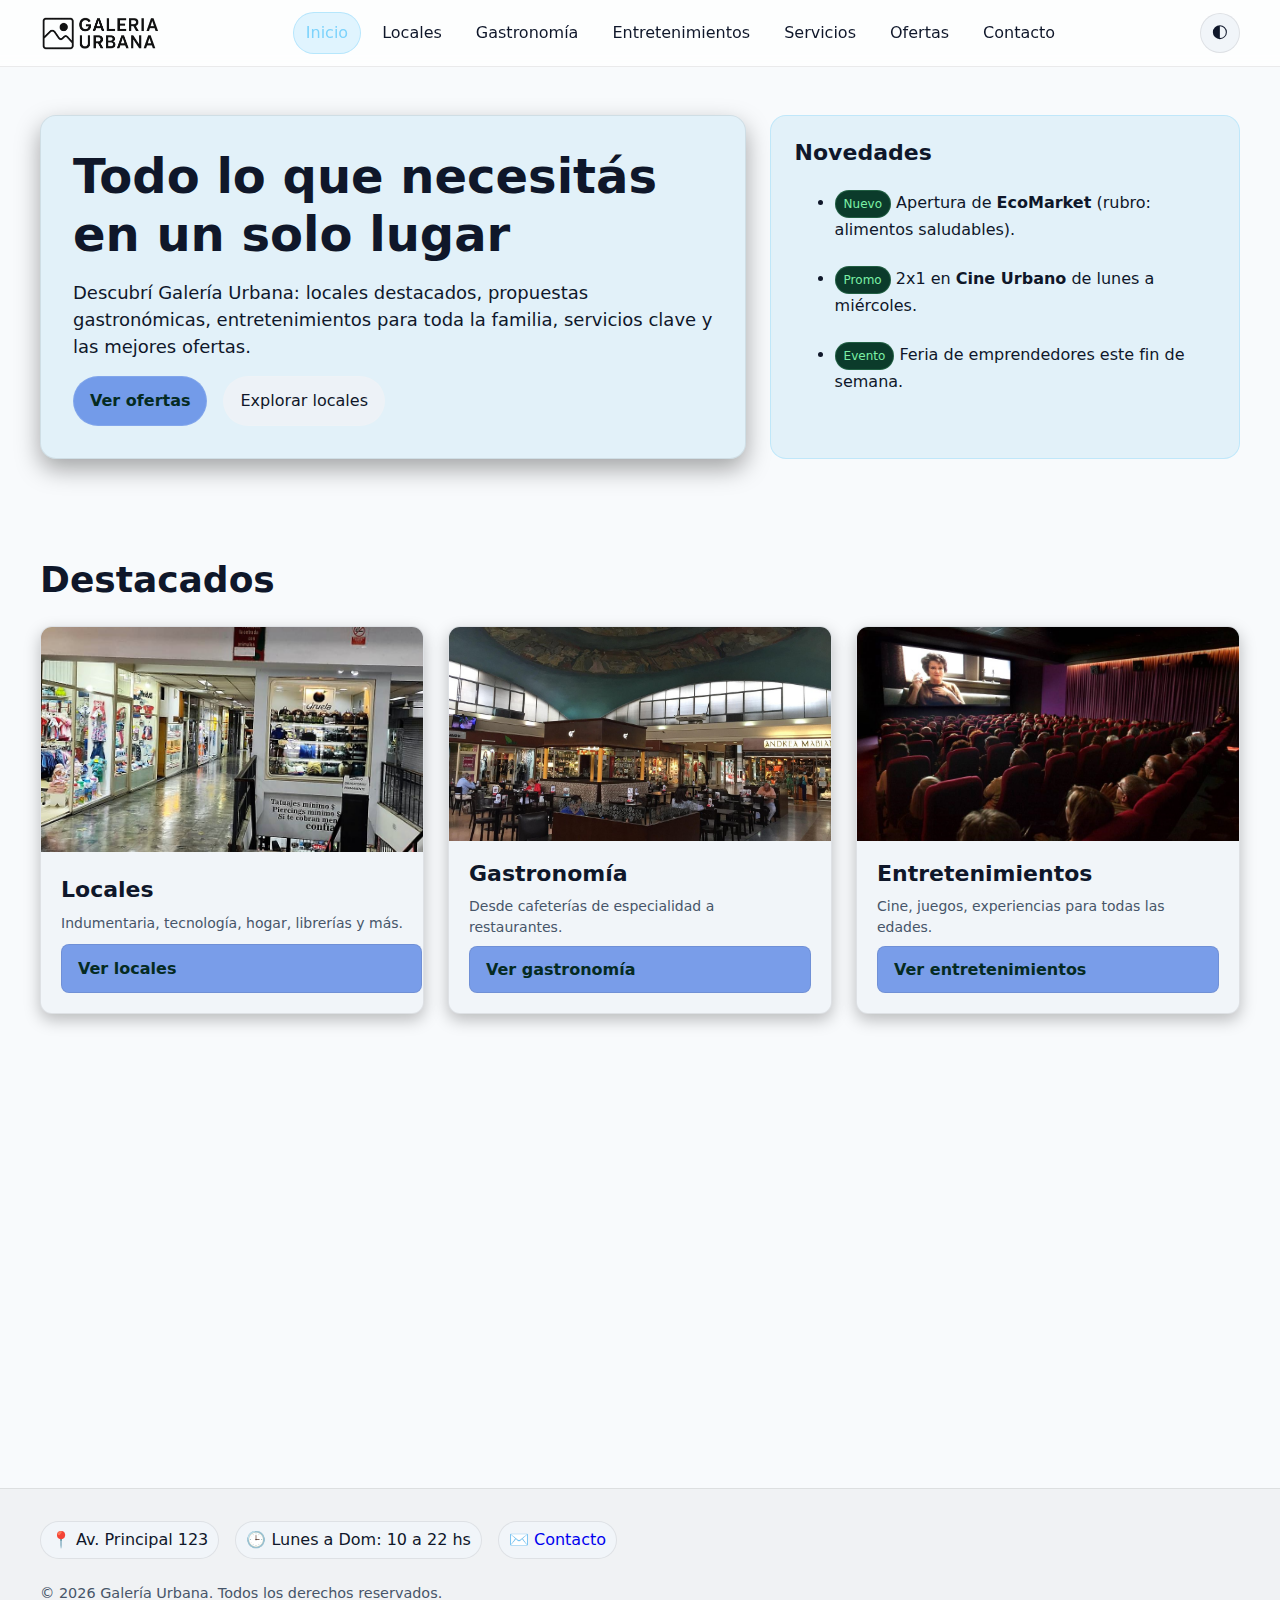
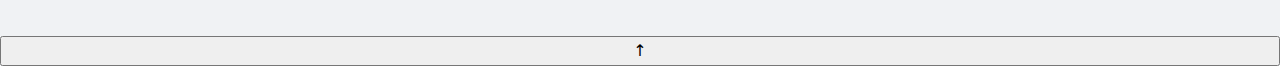
<file: index.html>
<!doctype html>
<html lang="es" data-theme="light">

<head>
    <meta charset="utf-8" />
    <meta name="viewport" content="width=device-width, initial-scale=1" />
    <title>Galería Urbana | Inicio</title>
    <meta name="description"
           content="Portal de Galería Urbana: locales, gastronomía, entretenimiento, servicios y ofertas. Diseño accesible y responsive." />
    <meta property="og:title" content="Galería Urbana" />
    <meta property="og:description" content="Conocé locales, gastronomía, entretenimiento, servicios y ofertas." />
    <link rel="icon" href="images/favicon.png" />
    <link rel="stylesheet" href="style.css" />
</head>

<body data-page="inicio">

    <header class="site-header" role="banner">
        <div class="container nav">
            <a class="brand" href="index.html" aria-label="Galería Urbana">
                    <img class="brand-img" src="images/logo.png" alt="Galería Urbana" />
            </a>

            <nav class="nav-links" aria-label="Principal">
                <a href="index.html">Inicio</a>
                <a href="locales.html">Locales</a>
                <a href="gastronomia.html">Gastronomía</a>
                <a href="entretenimientos.html">Entretenimientos</a>
                <a href="servicios.html">Servicios</a>
                <a href="ofertas.html">Ofertas</a>
                <a href="contacto.html">Contacto</a>
            </nav>

            <div class="nav-actions">
                <button id="theme-toggle" class="btn-icon" aria-pressed="false" title="Cambiar tema"
                    aria-label="Cambiar tema">🌓</button>
                <button id="burger" class="btn-icon burger" aria-expanded="false" aria-controls="menu"
                    aria-label="Abrir menú">☰</button>
            </div>
        </div>
    </header>

    <main id="contenido">
        <section class="hero">
            <div class="container hero-inner">
                <div class="hero-card reveal">
                    <h1>Todo lo que necesitás en un solo lugar</h1>
                    <p class="lead mt-4">Descubrí Galería Urbana: locales destacados, propuestas gastronómicas,
                        entretenimientos para toda la familia, servicios clave y las mejores ofertas.</p>
                    <div class="cluster mt-4">
                        <a class="cta primary" href="ofertas.html">Ver ofertas</a>
                        <a class="cta secondary" href="locales.html">Explorar locales</a>
                    </div>
                </div>
                <div class="panel reveal">
                    <h3 class="mb-6">Novedades</h3>
                    <ul class="stack mt-6">
                        <li><span class="badge">Nuevo</span> Apertura de <strong>EcoMarket</strong> (rubro: alimentos
                            saludables).</li>
                        <li><span class="badge">Promo</span> 2x1 en <strong>Cine Urbano</strong> de lunes a miércoles.
                        </li>
                        <li><span class="badge">Evento</span> Feria de emprendedores este fin de semana.</li>
                    </ul>
                </div>
            </div>
        </section>

        <section class="section">
            <div class="container stack">
                <h2 class="reveal">Destacados</h2>
                <div class="showcase">
                    <article class="card reveal span-4">
                        <div class="media"><img src="images/hero1.jpg" alt="Locales y vidrieras modernas"></div>
                        <div class="body">
                            <h3>Locales</h3>
                            <p class="meta">Indumentaria, tecnología, hogar, librerías y más.</p>
                            <a class="btn primary" href="locales.html">Ver locales</a>
                        </div>
                    </article>
                    <article class="card reveal span-4">
                        <div class="media"><img src="images/hero2.jpg" alt="Platos y cafetería"></div>
                        <div class="body">
                            <h3>Gastronomía</h3>
                            <p class="meta">Desde cafeterías de especialidad a restaurantes.</p>
                            <a class="btn primary" href="gastronomia.html">Ver gastronomía</a>
                        </div>
                    </article>
                    <article class="card reveal span-4">
                        <div class="media"><img src="images/hero3.jpg" alt="Cine y juegos"></div>
                        <div class="body">
                            <h3>Entretenimientos</h3>
                            <p class="meta">Cine, juegos, experiencias para todas las edades.</p>
                            <a class="btn primary" href="entretenimientos.html">Ver entretenimientos</a>
                        </div>
                    </article>
                </div>
            </div>
        </section>

        <section class="section">
            <div class="container grid grid-aside">
                <div class="stack reveal">
                    <h2>Servicios esenciales</h2>
                    <p class="text-muted">Cajeros, correo, atención al cliente, seguridad, estacionamiento y más.
                        Consultá horarios y ubicación.</p>
                    <a class="btn ghost" href="servicios.html">Conocer servicios →</a>
                </div>
                <aside class="panel reveal">
                    <h3>Suscribite al boletín</h3>
                    <p class="text-muted">Recibí novedades, eventos y promociones en tu correo.</p>
                    <form data-newsletter novalidate>
                        <div class="field">
                            <label for="nl-email">Email</label>
                            <input type="email" id="nl-email" placeholder="tu@email.com" required />
                            <div class="error-msg" aria-live="polite"></div>
                        </div>
                        <button class="btn primary" type="submit">Suscribirme</button>
                    </form>
                </aside>
            </div>
        </section>
    </main>

    <footer class="site-footer" role="contentinfo">
        <div class="container footer-inner">
            <div class="cluster">
                <span class="chip">📍 Av. Principal 123</span>
                <span class="chip">🕒 Lunes a Dom: 10 a 22 hs</span>
                <a class="chip no-under" href="contacto.html">✉️ Contacto</a>
            </div>
            <p class="copyright">© <span id="year"></span> Galería Urbana. Todos los derechos reservados.</p>
        </div>
    </footer>

    <button id="to-top" class="to-top" aria-label="Volver arriba">↑</button>

    <script src="app.js"></script>
</body>

</html>
</file>
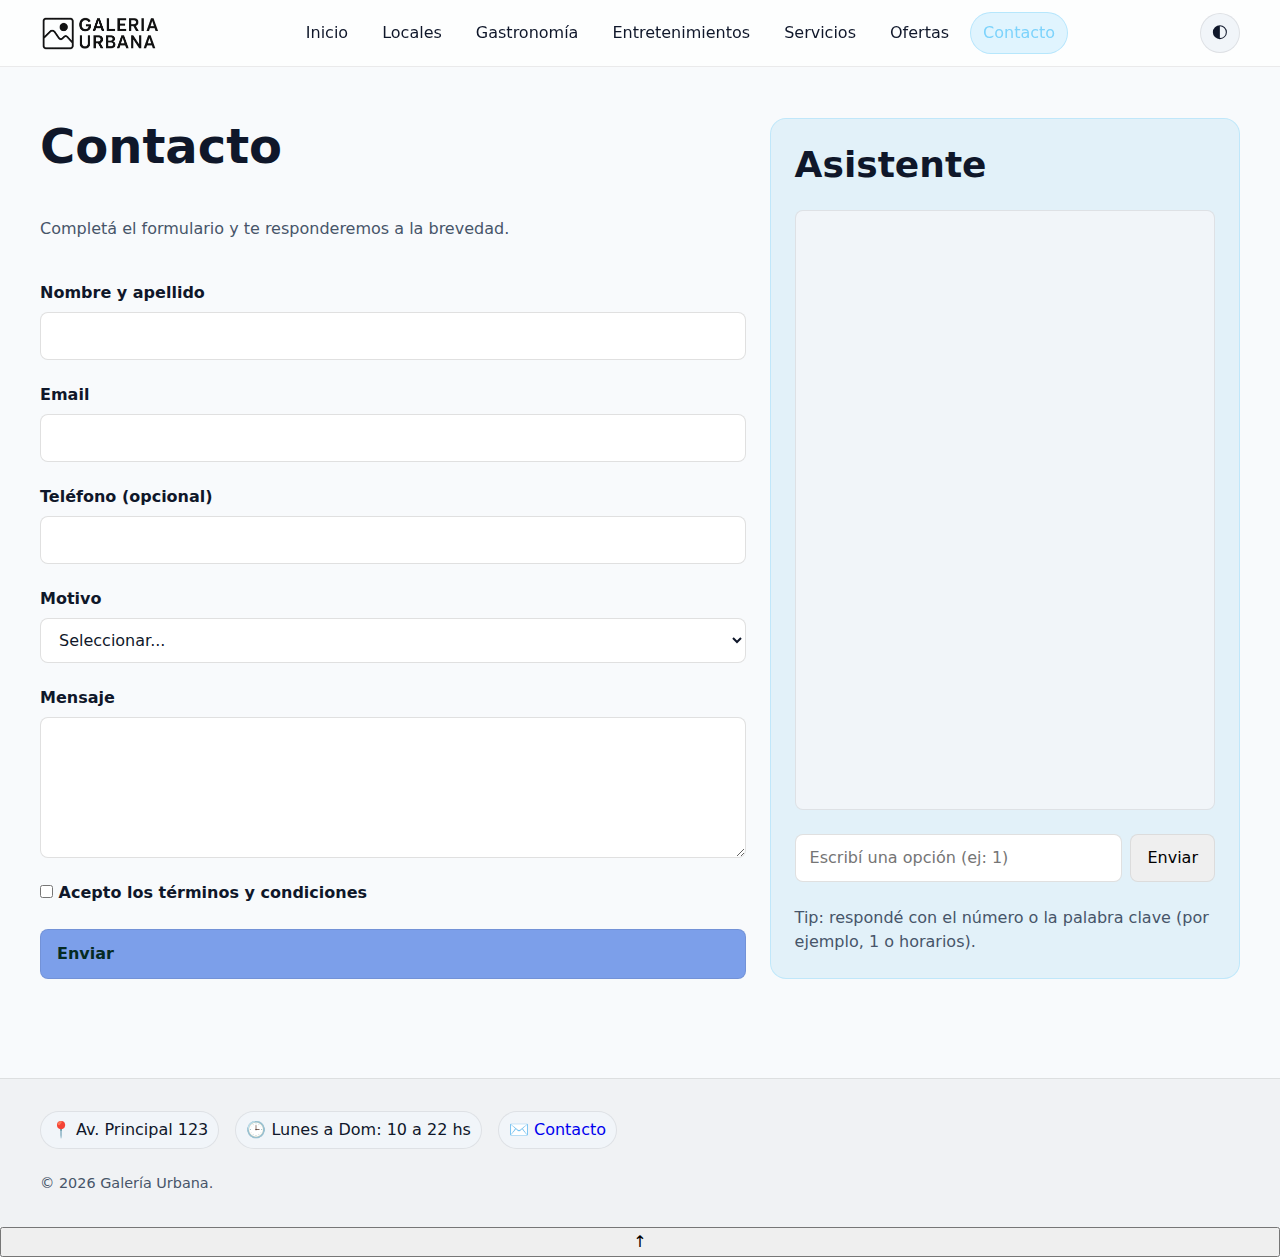
<file: contacto.html>
<!doctype html>
<html lang="es" data-theme="light">

<head>
    <meta charset="utf-8" />
    <meta name="viewport" content="width=device-width, initial-scale=1" />
    <title>Galería Urbana | Contacto</title>
    <meta name="description" content="Contactate con Galería Urbana para consultas, sugerencias o soporte." />
    <link rel="icon" type="image/png" href="images/favicon.png?v=2" />
    <link rel="stylesheet" href="style.css" />
</head>

<body data-page="contacto">

    <header class="site-header" role="banner">
        <div class="container nav">
            <a class="brand" href="index.html" aria-label="Galería Urbana">
                <img class="brand-img" src="images/logo.png" alt="Galería Urbana" />
            </a>
            <nav class="nav-links" aria-label="Principal">
                <a href="index.html">Inicio</a>
                <a href="locales.html">Locales</a>
                <a href="gastronomia.html">Gastronomía</a>
                <a href="entretenimientos.html">Entretenimientos</a>
                <a href="servicios.html">Servicios</a>
                <a href="ofertas.html">Ofertas</a>
                <a href="contacto.html">Contacto</a>
            </nav>
            <div class="nav-actions">
                <button id="theme-toggle" class="btn-icon" aria-pressed="false" title="Cambiar tema"
                    aria-label="Cambiar tema">🌓</button>
                <button id="burger" class="btn-icon burger" aria-expanded="false" aria-label="Abrir menú">☰</button>
            </div>
        </div>
    </header>

    <main id="contenido" class="section">
        <div class="container grid grid-aside reveal">
            <section class="stack">
                <h1>Contacto</h1>
                <p class="text-muted">Completá el formulario y te responderemos a la brevedad.</p>

                <form id="contacto-form" novalidate>
                    <div class="field">
                        <label for="nombre">Nombre y apellido</label>
                        <input type="text" id="nombre" name="nombre" required />
                        <div class="error-msg" aria-live="polite"></div>
                    </div>
                    <div class="field">
                        <label for="email">Email</label>
                        <input type="email" id="email" name="email" required />
                        <div class="error-msg" aria-live="polite"></div>
                    </div>
                    <div class="field">
                        <label for="telefono">Teléfono (opcional)</label>
                        <input type="tel" id="telefono" name="telefono" />
                        <div class="error-msg" aria-live="polite"></div>
                    </div>
                    <div class="field">
                        <label for="motivo">Motivo</label>
                        <select id="motivo" name="motivo" required>
                            <option value="">Seleccionar...</option>
                            <option value="Consulta general">Consulta general</option>
                            <option value="Sugerencia">Sugerencia</option>
                            <option value="Reclamo">Reclamo</option>
                            <option value="Prensa y eventos">Prensa y eventos</option>
                        </select>
                        <div class="error-msg" aria-live="polite"></div>
                    </div>
                    <div class="field">
                        <label for="mensaje">Mensaje</label>
                        <textarea id="mensaje" name="mensaje" required></textarea>
                        <div class="error-msg" aria-live="polite"></div>
                    </div>
                    <div class="field">
                        <label>
                            <input type="checkbox" name="acepto" /> Acepto los términos y condiciones
                        </label>
                        <div class="error-msg" aria-live="polite"></div>
                    </div>
                    <button class="btn primary" type="submit">Enviar</button>
                </form>
            </section>

            <aside class="panel stack" id="chatbot">
                <h2>Asistente</h2>
                <div class="chat-window" id="chat-window" aria-live="polite" aria-relevant="additions"></div>
                <form id="chat-form" class="chat-input-row" autocomplete="off">
                    <input id="chat-input" type="text" name="chat" placeholder="Escribí una opción (ej: 1)" aria-label="Escribir opción del asistente" required />
                    <button class="btn" type="submit">Enviar</button>
                </form>
                <p class="text-muted">Tip: respondé con el número o la palabra clave (por ejemplo, 1 o horarios).</p>
            </aside>
        </div>
    </main>

    <footer class="site-footer" role="contentinfo">
        <div class="container footer-inner">
            <div class="cluster">
                <span class="chip">📍 Av. Principal 123</span>
                <span class="chip">🕒 Lunes a Dom: 10 a 22 hs</span>
                <a class="chip no-under" href="contacto.html">✉️ Contacto</a>
            </div>
            <p class="copyright">© <span id="year"></span> Galería Urbana.</p>
        </div>
    </footer>

    <button id="to-top" class="to-top" aria-label="Volver arriba">↑</button>

    <script src="app.js"></script>
</body>

</html>
</file>
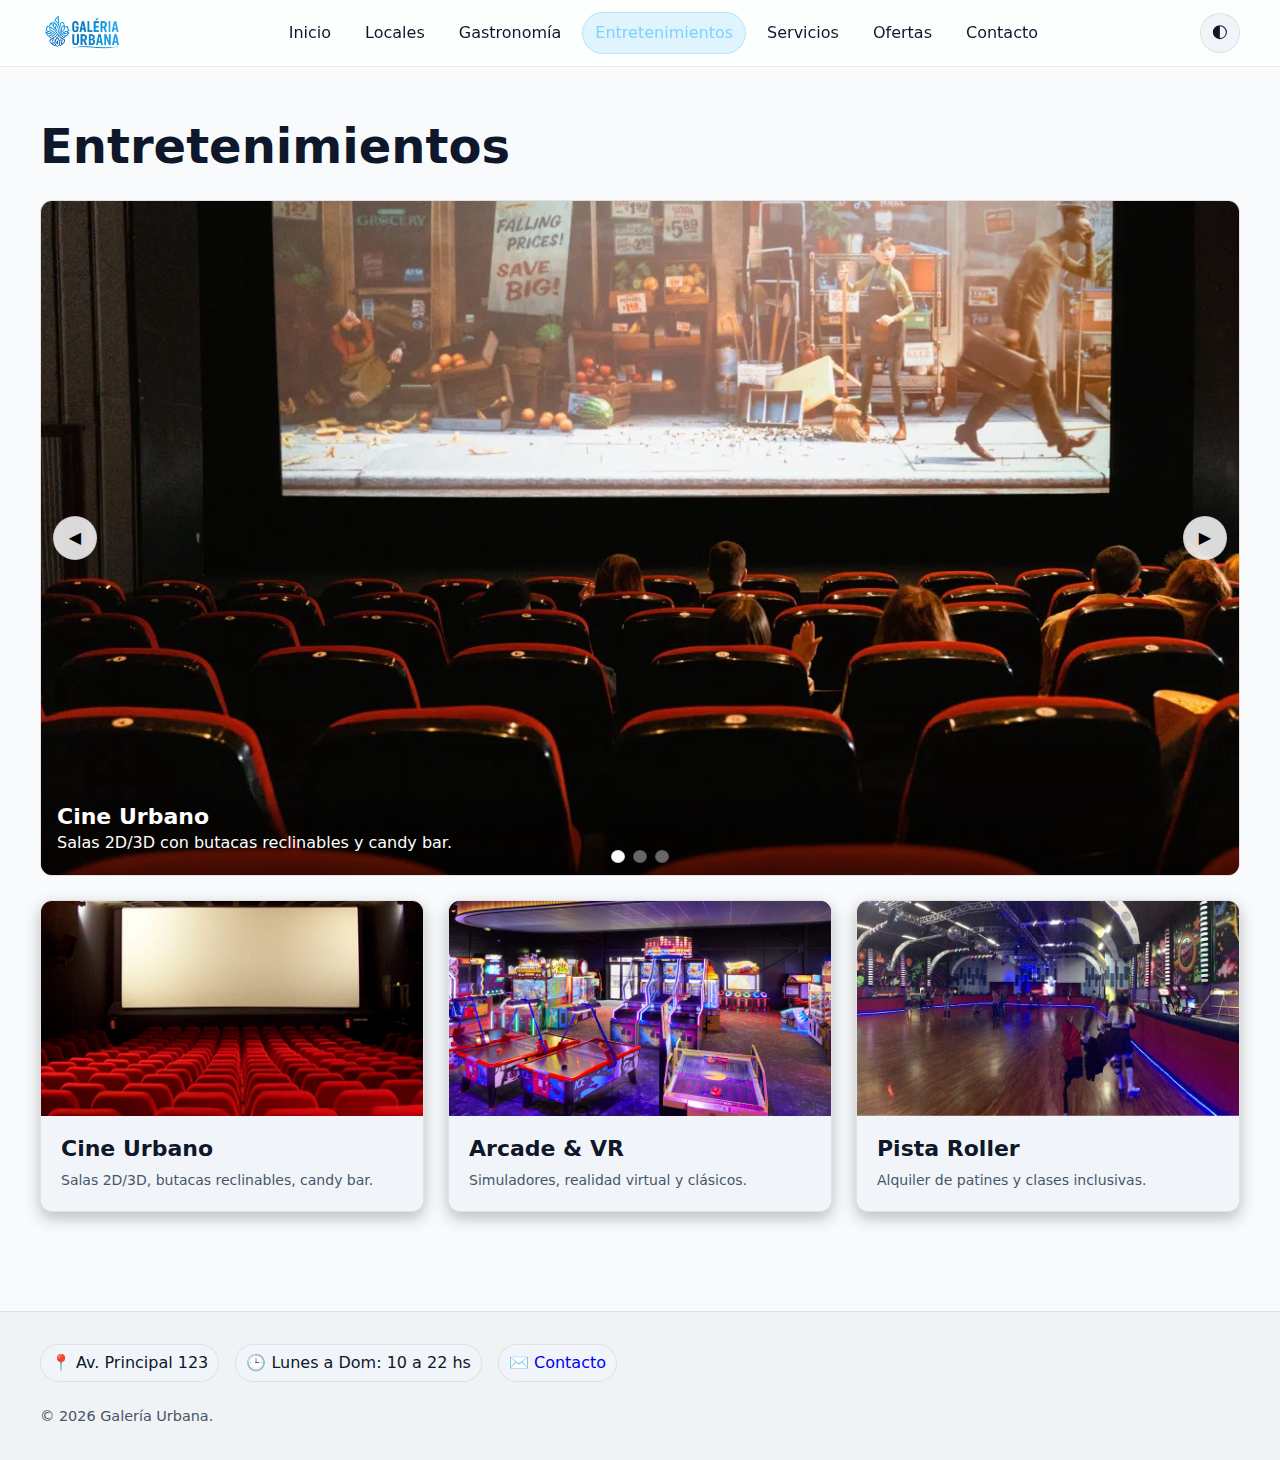
<file: entretenimientos.html>
<!doctype html>
<html lang="es" data-theme="light">

<head>
    <meta charset="utf-8" />
    <meta name="viewport" content="width=device-width, initial-scale=1" />
    <title>Galería Urbana | Entretenimientos</title>
    <meta name="description" content="Cine, juegos y experiencias en Galería Urbana." />
    <link rel="icon" type="image/png" href="images/favicon.png?v=2" />
    <link rel="stylesheet" href="style.css" />
</head>

<body data-page="entretenimientos">

    <header class="site-header">
        <div class="container nav">
            <a class="brand" href="index.html" aria-label="Galería Urbana">
                <img class="brand-img" src="images/logo_nuevo.png" alt="Galería Urbana" />
            </a>
            <nav class="nav-links" aria-label="Principal">
                <a href="index.html">Inicio</a>
                <a href="locales.html">Locales</a>
                <a href="gastronomia.html">Gastronomía</a>
                <a href="entretenimientos.html">Entretenimientos</a>
                <a href="servicios.html">Servicios</a>
                <a href="ofertas.html">Ofertas</a>
                <a href="contacto.html">Contacto</a>
            </nav>
            <div class="nav-actions">
                <button id="theme-toggle" class="btn-icon" aria-pressed="false" title="Cambiar tema"
                    aria-label="Cambiar tema">🌓</button>
                <button id="burger" class="btn-icon burger" aria-expanded="false" aria-label="Abrir menú">☰</button>
            </div>
        </div>
    </header>

    <main id="contenido" class="section">
        <div class="container stack reveal">
            <h1>Entretenimientos</h1>
            <div class="carousel" aria-roledescription="carrusel">
                <div class="carousel-track">
                    <div class="carousel-slide">
                        <img src="images/ent_cine.webp" alt="Cine Urbano" />
                        <div class="caption">
                            <h3>Cine Urbano</h3>
                            <p>Salas 2D/3D con butacas reclinables y candy bar.</p>
                        </div>
                    </div>
                    <div class="carousel-slide">
                        <img src="images/ent_arcade.png" alt="Arcade &amp; VR" />
                        <div class="caption">
                            <h3>Arcade &amp; VR</h3>
                            <p>Simuladores, realidad virtual y clásicos para todas las edades.</p>
                        </div>
                    </div>
                    <div class="carousel-slide">
                        <img src="images/ent_roller.jpeg" alt="Pista Roller" />
                        <div class="caption">
                            <h3>Pista Roller</h3>
                            <p>Patinaje libre, alquiler de patines y clases.</p>
                        </div>
                    </div>
                </div>
                <button class="control prev" aria-label="Anterior">◀</button>
                <button class="control next" aria-label="Siguiente">▶</button>
                <div class="carousel-indicators" role="tablist" aria-label="Diapositivas">
                    <button type="button" aria-label="Ir a la 1" aria-current="true"></button>
                    <button type="button" aria-label="Ir a la 2"></button>
                    <button type="button" aria-label="Ir a la 3"></button>
                </div>
            </div>

            <section class="grid grid-3">
                <article class="card">
                    <div class="media"><img src="images/ent_cine.jpg" alt="Sala de cine"></div>
                    <div class="body">
                        <h3>Cine Urbano</h3>
                        <p class="meta">Salas 2D/3D, butacas reclinables, candy bar.</p>
                    </div>
                </article>
                <article class="card">
                    <div class="media"><img src="images/ent_arcade.png" alt="Arcade y videojuegos"></div>
                    <div class="body">
                        <h3>Arcade & VR</h3>
                        <p class="meta">Simuladores, realidad virtual y clásicos.</p>
                    </div>
                </article>
                <article class="card">
                    <div class="media"><img src="images/ent_roller.jpg" alt="Pista de patinaje"></div>
                    <div class="body">
                        <h3>Pista Roller</h3>
                        <p class="meta">Alquiler de patines y clases inclusivas.</p>
                    </div>
                </article>
            </section>
        </div>
    </main>

    <footer class="site-footer" role="contentinfo">
        <div class="container footer-inner">
            <div class="cluster">
                <span class="chip">📍 Av. Principal 123</span>
                <span class="chip">🕒 Lunes a Dom: 10 a 22 hs</span>
                <a class="chip no-under" href="contacto.html">✉️ Contacto</a>
            </div>
            <p class="copyright">© <span id="year"></span> Galería Urbana.</p>
        </div>
    </footer>

    <script src="app.js"></script>
</body>

</html>
</file>
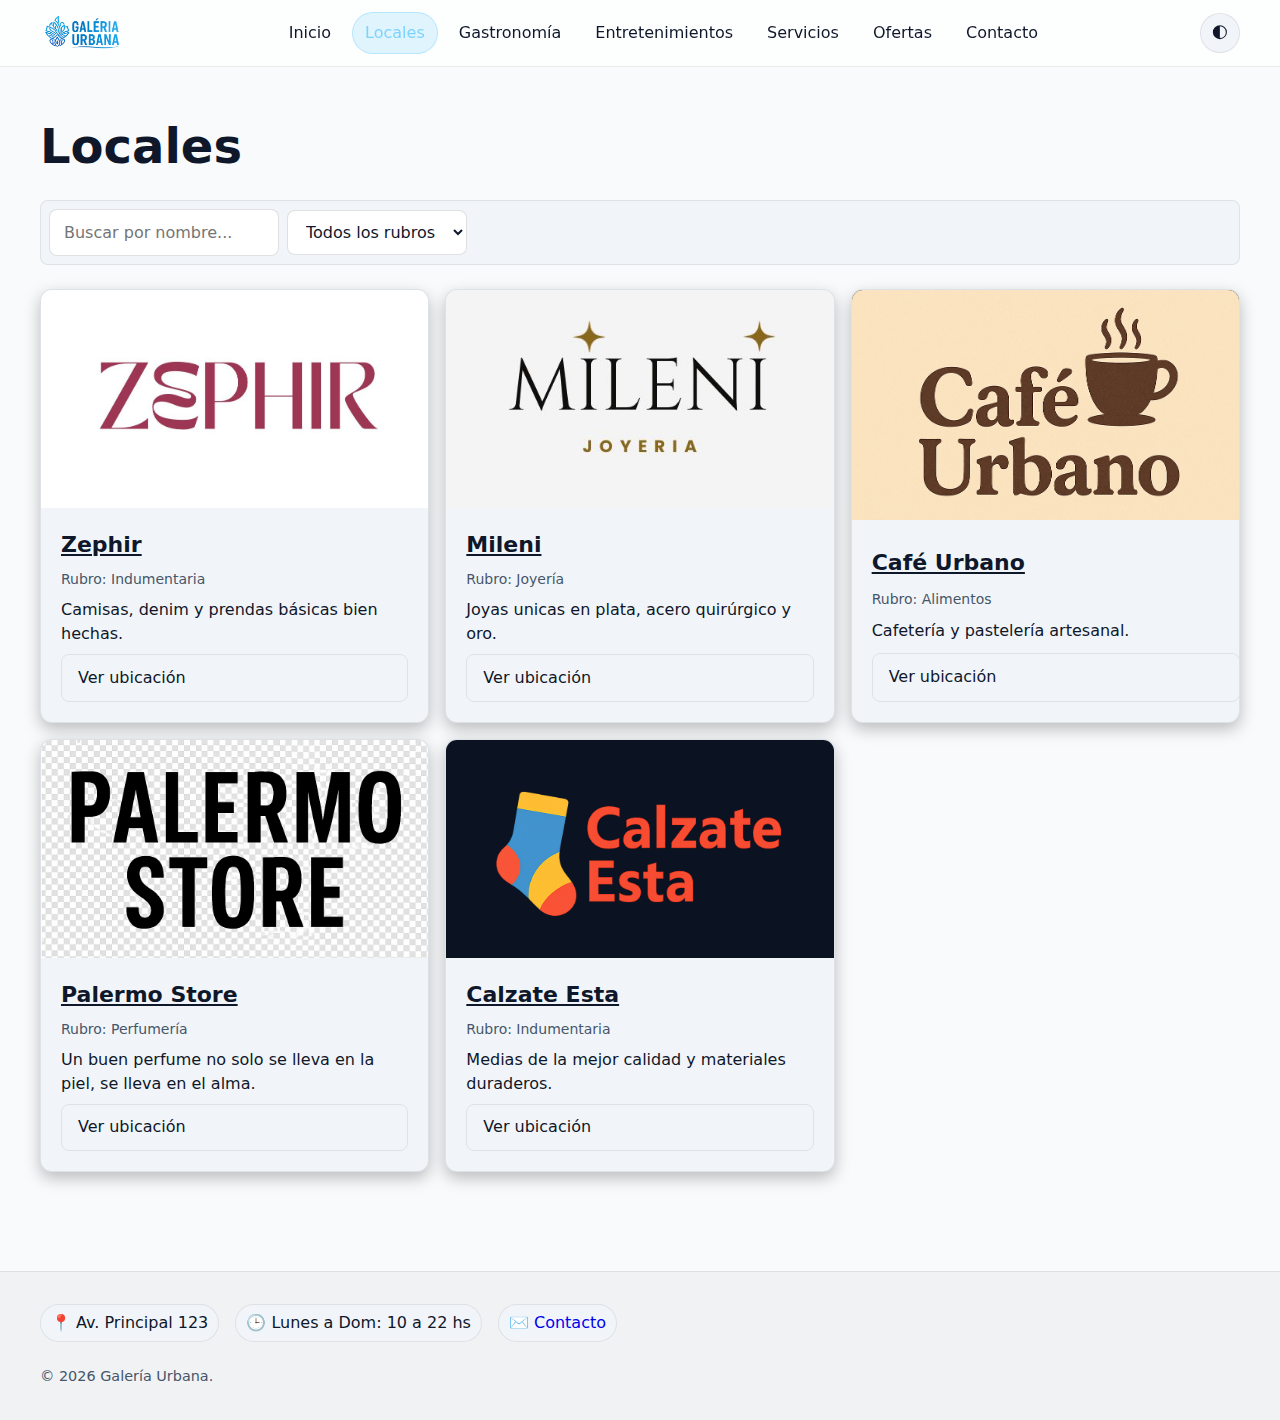
<file: locales.html>
<!doctype html>
<html lang="es" data-theme="light">

<head>
    <meta charset="utf-8" />
    <meta name="viewport" content="width=device-width, initial-scale=1" />
    <title>Galería Urbana | Locales</title>
    <meta name="description" content="Buscá y filtrá los locales de Galería Urbana por rubro." />
    <link rel="icon" type="image/png" href="images/favicon.png?v=2" />
    <link rel="stylesheet" href="style.css" />
</head>

<body data-page="locales">

    <header class="site-header">
        <div class="container nav">
            <a class="brand" href="index.html" aria-label="Galería Urbana">
                <img class="brand-img" src="images/logo_nuevo.png" alt="Galería Urbana" />
            </a>
            <nav class="nav-links" aria-label="Principal">
                <a href="index.html">Inicio</a>
                <a href="locales.html">Locales</a>
                <a href="gastronomia.html">Gastronomía</a>
                <a href="entretenimientos.html">Entretenimientos</a>
                <a href="servicios.html">Servicios</a>
                <a href="ofertas.html">Ofertas</a>
                <a href="contacto.html">Contacto</a>
            </nav>
            <div class="nav-actions">
                <button id="theme-toggle" class="btn-icon" aria-pressed="false" title="Cambiar tema"
                    aria-label="Cambiar tema">🌓</button>
                <button id="burger" class="btn-icon burger" aria-expanded="false" aria-label="Abrir menú">☰</button>
            </div>
        </div>
    </header>

    <main id="contenido" class="section">
        <div class="container stack reveal">
            <h1>Locales</h1>
            <div class="toolbar" role="region" aria-label="Filtros de locales">
                <input id="search-locales" type="search" placeholder="Buscar por nombre..."
                    aria-label="Buscar por nombre" />
                <select id="filter-categoria" aria-label="Filtrar por rubro">
                    <option value="">Todos los rubros</option>
                    <option value="Indumentaria">Indumentaria</option>
                    <option value="Tecnología">Tecnología</option>
                    <option value="Hogar">Hogar</option>
                    <option value="Perfumería">Perfumería</option>
                    <option value="Joyería">Joyería</option>
                    <option value="Alimentos">Alimentos</option>
                </select>
            </div>

            <section id="lista-locales" class="grid grid-3 results" aria-live="polite">
                <article class="card" data-nombre="Zephir" data-rubro="Indumentaria">
                    <div class="media"><img src="images/local_ropa.jpg" alt="Local de ropa Zephir"></div>
                    <div class="body">
                        <a class="sitio"
                            href="https://merruivaluade.github.io/LocalComercialZephir/index.html" target="_blank">Zephir</a>
                        <p class="meta">Rubro: Indumentaria</p>
                        <p>Camisas, denim y prendas básicas bien hechas.</p>
                        <button class="btn ghost btn-ubicacion" data-x="23" data-y="80" data-nombre="Zephir"
                            aria-label="Ver ubicación de Zephir en el mapa">Ver ubicación</button>
                    </div>
                </article>
                <article class="card" data-nombre="Mileni" data-rubro="Joyería">
                    <div class="media"><img src="images/local_joyeria.jpg" alt="Local de ropa Mileni"></div>
                    <div class="body">
                        <a class="sitio"
                            href="https://mileraschella.github.io/Local-Comercial-mileni-tp/" target ="_blank">Mileni</a>
                        <p class="meta">Rubro: Joyería</p>
                        <p>Joyas unicas en plata, acero quirúrgico y oro.</p>
                        <button class="btn ghost btn-ubicacion" data-x="61" data-y="80" data-nombre="Mileni"
                            aria-label="Ver ubicación de Mileni en el mapa">Ver ubicación</button>
                    </div>
                </article>
                <article class="card" data-nombre="Cafe Urbano" data-rubro="Alimentos">
                    <div class="media"><img src="images/local_cafe.png" alt="Local de cafeteria Urbana"></div>
                    <div class="body">
                        <a class="sitio" href="https://juanfragrasso.github.io/CafeUrbanoV2/index.html" target="_blank">Café Urbano</a>
                        <p class="meta">Rubro: Alimentos</p>
                        <p>Cafetería y pastelería artesanal.</p>
                        <button class="btn ghost btn-ubicacion" data-x="83" data-y="50" data-nombre="Café Urbano"
                            aria-label="Ver ubicación de Café Urbano en el mapa">Ver ubicación</button>
                    </div>
                </article>
                <article class="card" data-nombre="Palermo Store" data-rubro="Perfumería">
                    <div class="media"><img src="images/local_perfume.png" alt="Local de perfumería Palermo Store">
                    </div>
                    <div class="body">
                        <a class="sitio" href="https://palermoperfumess.github.io/Palermoperfumes/index.html" target="_blank">Palermo
                            Store</a>
                        <p class="meta">Rubro: Perfumería</p>
                        <p>Un buen perfume no solo se lleva en la piel, se lleva en el alma.</p>
                        <button class="btn ghost btn-ubicacion" data-x="68" data-y="80" data-nombre="Palermo Store"
                            aria-label="Ver ubicación de Palermo Store en el mapa">Ver ubicación</button>
                    </div>
                </article>
                <article class="card" data-nombre="Calzate Esta" data-rubro="Indumentaria">
                    <div class="media"><img src="images/local_medias.png" alt="Local de ropa Calzate Esta"></div>
                    <div class="body">
                        <a class="sitio" href="https://gatucjmomo.github.io/tp-Uade/index.html" target="_blank">Calzate
                            Esta</a>
                        <p class="meta">Rubro: Indumentaria</p>
                        <p>Medias de la mejor calidad y materiales duraderos.</p>
                        <button class="btn ghost btn-ubicacion" data-x="13" data-y="80" data-nombre="Calzate Esta"
                            aria-label="Ver ubicación de Calzate Esta en el mapa">Ver ubicación</button>
                    </div>
                </article>
            </section>

            <p id="locales-empty" class="empty" hidden>No se encontraron locales con esos filtros.</p>
        </div>
    </main>

    <footer class="site-footer" role="contentinfo">
        <div class="container footer-inner">
            <div class="cluster">
                <span class="chip">📍 Av. Principal 123</span>
                <span class="chip">🕒 Lunes a Dom: 10 a 22 hs</span>
                <a class="chip no-under" href="contacto.html">✉️ Contacto</a>
            </div>
            <p class="copyright">© <span id="year"></span> Galería Urbana.</p>
        </div>
    </footer>

    <script src="app.js"></script>
</body>

</html>
</file>
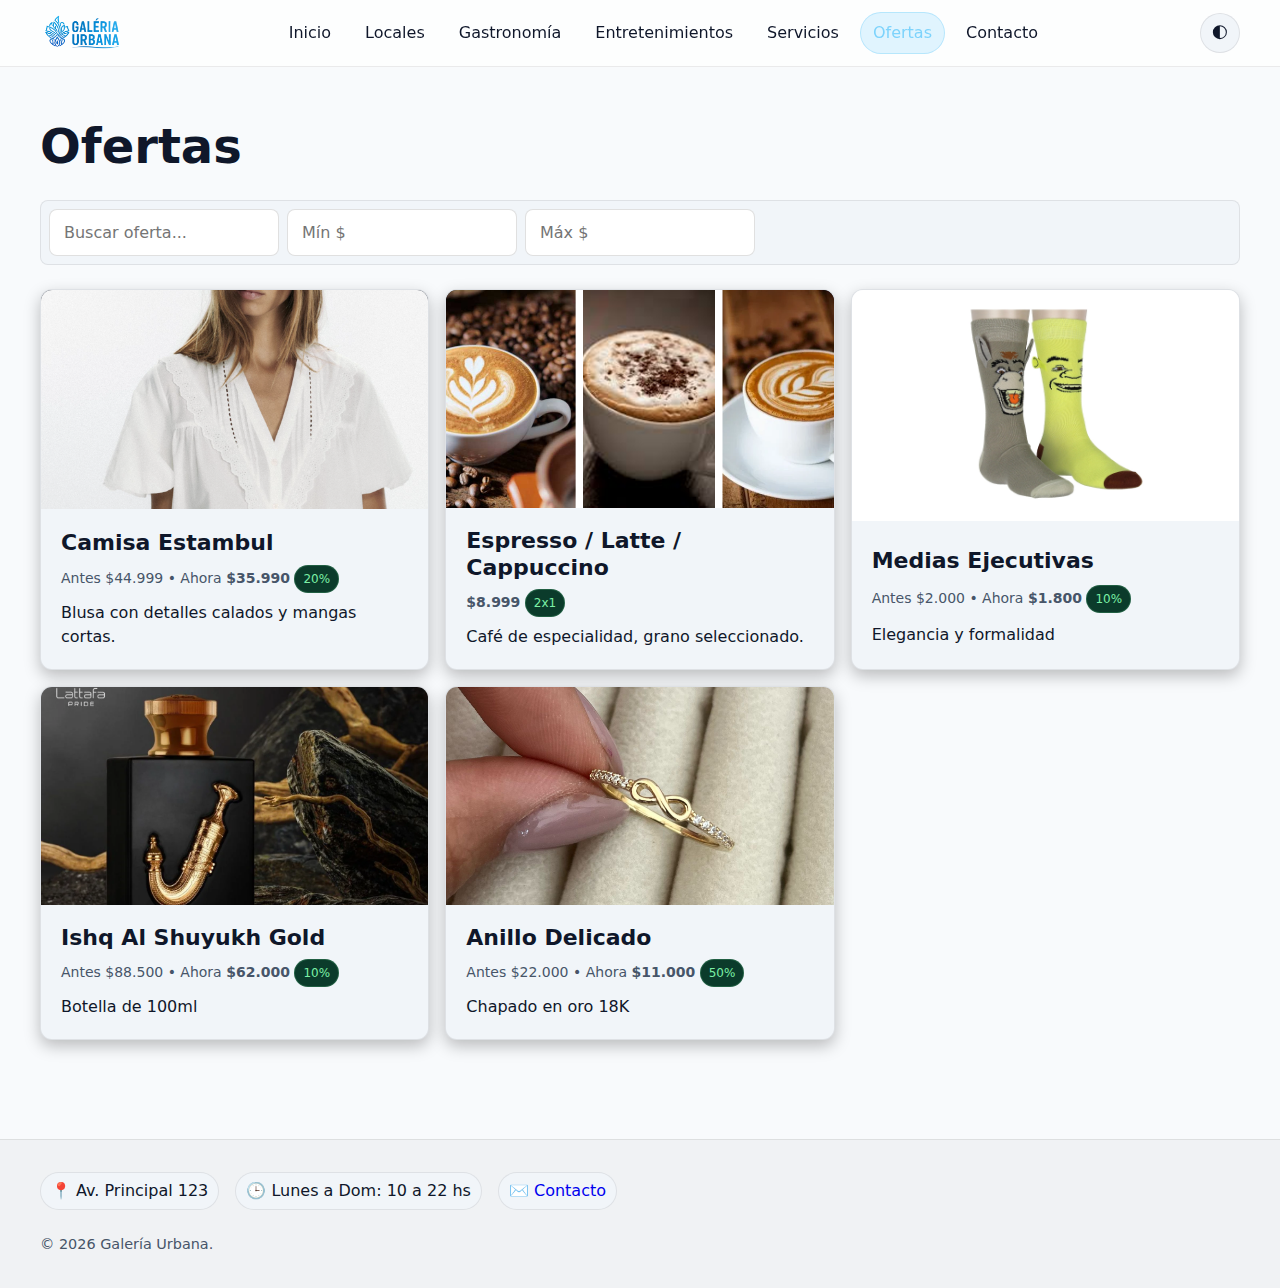
<file: ofertas.html>
<!doctype html>
<html lang="es" data-theme="light">

<head>
    <meta charset="utf-8" />
    <meta name="viewport" content="width=device-width, initial-scale=1" />
    <title>Galería Urbana | Ofertas</title>
    <meta name="description" content="Descubrí ofertas y promociones vigentes en Galería Urbana." />
    <link rel="icon" type="image/png" href="images/favicon.png?v=2" />
    <link rel="stylesheet" href="style.css" />
</head>

<body data-page="ofertas">

    <header class="site-header" role="banner">
        <div class="container nav">
            <a class="brand" href="index.html" aria-label="Galería Urbana">
                <img class="brand-img" src="images/logo_nuevo.png" alt="Galería Urbana" />
            </a>
            <nav class="nav-links" aria-label="Principal">
                <a href="index.html">Inicio</a>
                <a href="locales.html">Locales</a>
                <a href="gastronomia.html">Gastronomía</a>
                <a href="entretenimientos.html">Entretenimientos</a>
                <a href="servicios.html">Servicios</a>
                <a href="ofertas.html">Ofertas</a>
                <a href="contacto.html">Contacto</a>
            </nav>
            <div class="nav-actions">
                <button id="theme-toggle" class="btn-icon" aria-pressed="false" title="Cambiar tema"
                    aria-label="Cambiar tema">🌓</button>
                <button id="burger" class="btn-icon burger" aria-expanded="false" aria-label="Abrir menú">☰</button>
            </div>
        </div>
    </header>

    <main id="contenido" class="section">
        <div class="container stack reveal">
            <h1>Ofertas</h1>
            <div class="toolbar" role="region" aria-label="Filtros de ofertas">
                <input id="search-ofertas" type="search" placeholder="Buscar oferta..." aria-label="Buscar oferta" />
                <input id="min-precio" type="number" step="1000" min="0" placeholder="Mín $" />
                <input id="max-precio" type="number" step="1000" min="0" placeholder="Máx $" />
            </div>

            <section class="grid grid-3 results" aria-live="polite">
                <article class="card" data-nombre="Camisa Estambul" data-precio="35990">
                    <div class="media"><img src="images/camisa_oferta.png" alt="Camisa Estambul"></div>
                    <div class="body">
                        <h3>Camisa Estambul</h3>
                        <p class="meta">Antes $44.999 • Ahora <strong>$35.990</strong> <span class="badge">20%</span>
                        </p>
                        <p>Blusa con detalles calados y mangas cortas.</p>
                    </div>
                </article>
                <article class="card" data-nombre="Cafe" data-precio="8999">
                    <div class="media"><img src="images/cafe_oferta.png" alt="Cafe"></div>
                    <div class="body">
                        <h3>Espresso / Latte / Cappuccino</h3>
                        <p class="meta"><strong>$8.999</strong> <span class="badge">2x1</span>
                        </p>
                        <p>Café de especialidad, grano seleccionado.</p>
                    </div>
                </article>

                <article class="card" data-nombre="Medias Ejecutivas" data-precio="1800">
                    <div class="media"><img src="images/medias_oferta.jpg" alt="Medias Ejecutivas"></div>
                    <div class="body">
                        <h3>Medias Ejecutivas</h3>
                        <p class="meta">Antes $2.000 • Ahora <strong>$1.800</strong> <span class="badge">10%</span>
                        </p>
                        <p>Elegancia y formalidad</p>
                    </div>
                </article>

                <article class="card" data-nombre="Ishq Al Shuyukh Gold" data-precio="62000">
                    <div class="media"><img src="images/perfume_oferta.webp" alt="Ishq Al Shuyukh Gold"></div>
                    <div class="body">
                        <h3>Ishq Al Shuyukh Gold</h3>
                        <p class="meta">Antes $88.500 • Ahora <strong>$62.000</strong> <span class="badge">10%</span>
                        </p>
                        <p>Botella de 100ml</p>
                    </div>
                </article>

                <article class="card" data-nombre="Anillo Delicado" data-precio="11000">
                    <div class="media"><img src="images/joyas_oferta.jpg" alt="Anillo Delicado"></div>
                    <div class="body">
                        <h3>Anillo Delicado</h3>
                        <p class="meta">Antes $22.000 • Ahora <strong>$11.000</strong> <span class="badge">50%</span>
                        </p>
                        <p>Chapado en oro 18K</p>
                    </div>
                </article>
            </section>

            <p id="ofertas-empty" class="empty" hidden>No hay resultados para esos filtros.</p>
        </div>
    </main>

    <footer class="site-footer" role="contentinfo">
        <div class="container footer-inner">
            <div class="cluster">
                <span class="chip">📍 Av. Principal 123</span>
                <span class="chip">🕒 Lunes a Dom: 10 a 22 hs</span>
                <a class="chip no-under" href="contacto.html">✉️ Contacto</a>
            </div>
            <p class="copyright">© <span id="year"></span> Galería Urbana.</p>
        </div>
    </footer>

    <script src="app.js"></script>
</body>

</html>
</file>
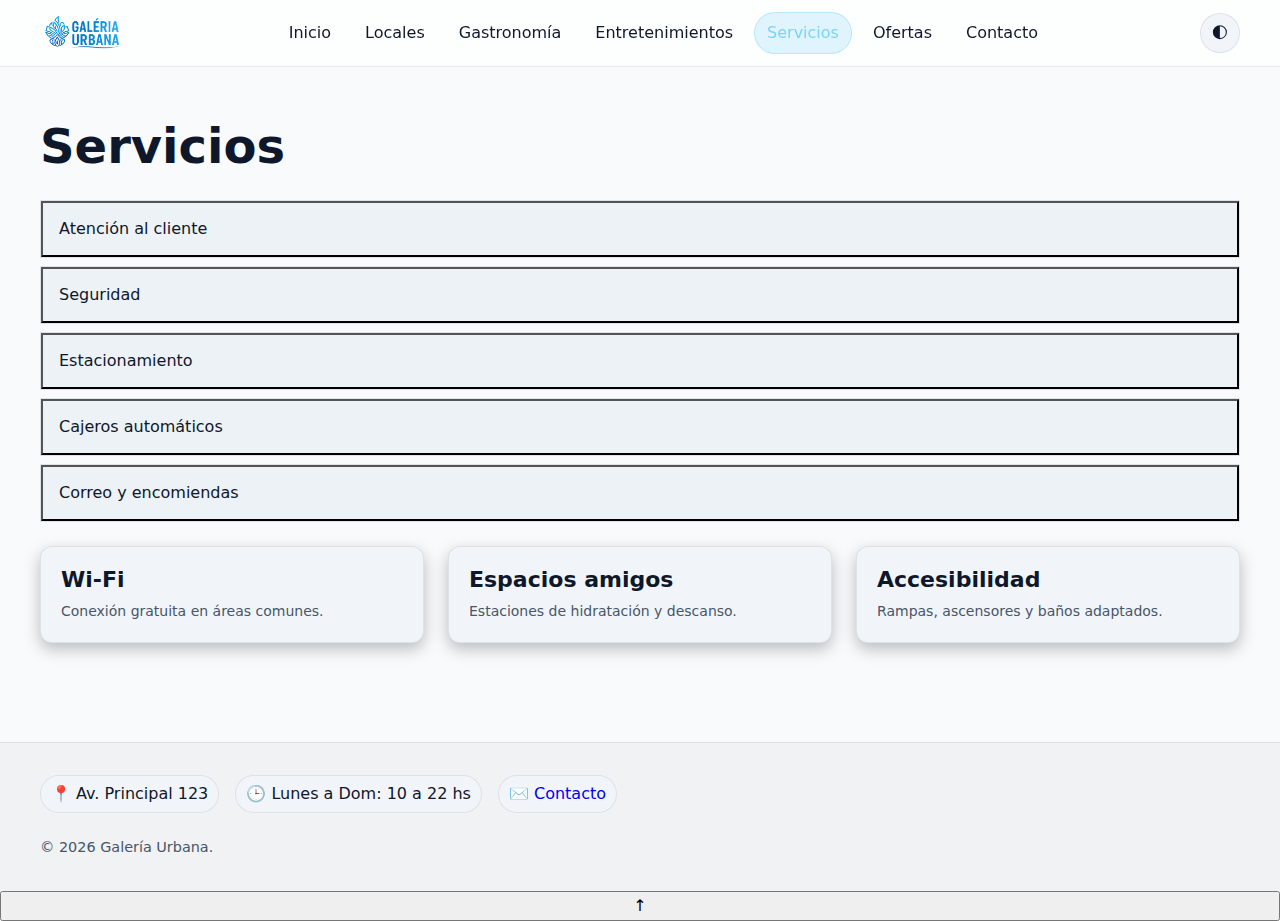
<file: servicios.html>
<!doctype html>
<html lang="es" data-theme="light">

<head>
    <meta charset="utf-8" />
    <meta name="viewport" content="width=device-width, initial-scale=1" />
    <title>Galería Urbana | Servicios</title>
    <meta name="description"
    content="Servicios esenciales de Galería Urbana: atención, seguridad, estacionamiento y más." />
    <link rel="icon" type="image/png" href="images/favicon.png?v=2" />
    <link rel="stylesheet" href="style.css" />
</head>

<body data-page="servicios">

    <header class="site-header" role="banner">
        <div class="container nav">
            <a class="brand" href="index.html" aria-label="Galería Urbana">
                <img class="brand-img" src="images/logo_nuevo.png" alt="Galería Urbana" />
            </a>
            <nav class="nav-links" aria-label="Principal">
                <a href="index.html">Inicio</a>
                <a href="locales.html">Locales</a>
                <a href="gastronomia.html">Gastronomía</a>
                <a href="entretenimientos.html">Entretenimientos</a>
                <a href="servicios.html">Servicios</a>
                <a href="ofertas.html">Ofertas</a>
                <a href="contacto.html">Contacto</a>
            </nav>
            <div class="nav-actions">
                <button id="theme-toggle" class="btn-icon" aria-pressed="false" title="Cambiar tema"
                    aria-label="Cambiar tema">🌓</button>
                <button id="burger" class="btn-icon burger" aria-expanded="false" aria-label="Abrir menú">☰</button>
            </div>
        </div>
    </header>

    <main id="contenido" class="section">
        <div class="container stack reveal">
            <h1>Servicios</h1>
            <section class="accordion" aria-label="Preguntas frecuentes">
                <div class="accordion-item" open>
                    <button class="accordion-header" aria-expanded="false">Atención al cliente</button>
                    <div class="accordion-panel" hidden>
                        <p>Stand central en planta baja. Consultas, extravíos, silla de ruedas, cochecitos y más.</p>
                    </div>
                </div>
                <div class="accordion-item">
                    <button class="accordion-header" aria-expanded="false">Seguridad</button>
                    <div class="accordion-panel" hidden>
                        <p>Monitoreo 24/7, respuesta inmediata y primeros auxilios.</p>
                    </div>
                </div>
                <div class="accordion-item">
                    <button class="accordion-header" aria-expanded="false">Estacionamiento</button>
                    <div class="accordion-panel" hidden>
                        <p>3 niveles cubiertos, tarifa por hora y bonificaciones por consumo.</p>
                    </div>
                </div>
                <div class="accordion-item">
                    <button class="accordion-header" aria-expanded="false">Cajeros automáticos</button>
                    <div class="accordion-panel" hidden>
                        <p>Red Banelco y Link, ubicados en ingresos A y C.</p>
                    </div>
                </div>
                <div class="accordion-item">
                    <button class="accordion-header" aria-expanded="false">Correo y encomiendas</button>
                    <div class="accordion-panel" hidden>
                        <p>Sucursal postal en primer piso. Retiro de compras online.</p>
                    </div>
                </div>
            </section>

            <section class="grid grid-3">
                <article class="card">
                    <div class="body">
                        <h3>Wi‑Fi</h3>
                        <p class="meta">Conexión gratuita en áreas comunes.</p>
                    </div>
                </article>
                <article class="card">
                    <div class="body">
                        <h3>Espacios amigos</h3>
                        <p class="meta">Estaciones de hidratación y descanso.</p>
                    </div>
                </article>
                <article class="card">
                    <div class="body">
                        <h3>Accesibilidad</h3>
                        <p class="meta">Rampas, ascensores y baños adaptados.</p>
                    </div>
                </article>
            </section>
        </div>
    </main>

    <footer class="site-footer" role="contentinfo">
        <div class="container footer-inner">
            <div class="cluster">
                <span class="chip">📍 Av. Principal 123</span>
                <span class="chip">🕒 Lunes a Dom: 10 a 22 hs</span>
                <a class="chip no-under" href="contacto.html">✉️ Contacto</a>
            </div>
            <p class="copyright">© <span id="year"></span> Galería Urbana.</p>
        </div>
    </footer>

    <button id="to-top" class="to-top" aria-label="Volver arriba">↑</button>

    <script src="app.js"></script>
</body>

</html>
</file>
<file: style.css>
/* CSS Reset and Base Styles */

*,
*::before,
*::after {
    box-sizing: border-box;
}

* {
    margin: 0;
}

html,
body {
    height: 100%;
}

body {
    line-height: 1.5;
    -webkit-font-smoothing: antialiased;
    text-rendering: optimizeLegibility;
    background: var(--color-bg);
    color: var(--color-text);
    font-family: var(--font-sans);
    flex: 1;
    min-height: 100dvh;
    display: grid;
    grid-template-rows: auto 1fr auto;
}

img,
picture,
video,
canvas,
svg {
    display: block;
    max-width: 100%;
}

input,
button,
textarea,
select {
    font: inherit;
}

p,
h1,
h2,
h3,
h4,
h5,
h6 {
    overflow-wrap: anywhere;
}

:root {
    --color-bg: #0f172a;
    --color-surface: #111827;
    --color-elev: #1f2937;
    --color-text: #e5e7eb;
    --color-text-muted: #94a3b8;
    --color-border: rgba(255, 255, 255, .08);
    --color-border-strong: rgba(255, 255, 255, .12);
    --color-field-bg: #0a1423;
    --glass-bg: rgba(17, 24, 39, .6);
    --glass-border: rgba(255, 255, 255, .06);
    --menu-bg: rgba(17, 24, 39, .98);
    --btn-hover-bg: #243041;
    --section-muted: #152033;
    --control-bg: rgba(0, 0, 0, .4);
    --footer-bg: rgba(2, 6, 23, .4);
    --shadow-lg: 0 10px 25px rgba(0, 0, 0, .35);
    --shadow-md: 0 6px 16px rgba(0, 0, 0, .25);
    --shadow-sm: 0 2px 8px rgba(0, 0, 0, .2);

    --font-sans: "Inter", system-ui, -apple-system, Segoe UI, Roboto, Arial, sans-serif;
    --radius-xs: .375rem;
    --radius-sm: .5rem;
    --radius-md: .75rem;
    --radius-lg: 1rem;
    --radius-full: 999px;
    --space-3: .75rem;
    --space-4: 1rem;
    --space-5: 1.25rem;
    --space-6: 1.5rem;
    --space-8: 2rem;
    --space-12: 3rem;
    --maxw: 1200px;
}

html[data-theme="light"] {
    --color-bg: #f8fafc;
    --color-surface: #ffffff;
    --color-elev: #f1f5f9;
    --color-text: #0f172a;
    --color-text-muted: #475569;
    --color-border: rgba(0, 0, 0, .08);
    --color-border-strong: rgba(0, 0, 0, .12);
    --color-field-bg: #ffffff;
    --glass-bg: rgba(255, 255, 255, .75);
    --glass-border: rgba(0, 0, 0, .08);
    --menu-bg: rgba(255, 255, 255, .98);
    --btn-hover-bg: #e9eef5;
    --section-muted: #edf2f7;
    --control-bg: rgba(255, 255, 255, .85);
    --footer-bg: rgba(0, 0, 0, .03);
}


/* General Styles */

.site-header {
    position: sticky;
    top: 0;
    z-index: 50;
    backdrop-filter: blur(10px);
    background: var(--glass-bg);
    border-bottom: 1px solid var(--glass-border);
}

.nav {
    display: flex;
    align-items: center;
    justify-content: space-between;
    padding: .75rem 0;
}

.brand {
    display: flex;
    align-items: center;
    gap: .75rem;
    font-weight: 700;
    letter-spacing: .3px;
}

.brand-img {
    height: 36px;
    width: auto;
    display: block;
}

.nav-links {
    display: flex;
    gap: .5rem;
    align-items: center;
}

.nav-links a {
    text-decoration: none;
    color: var(--color-text);
    padding: .5rem .75rem;
    border-radius: var(--radius-full);
    border: 1px solid transparent;
}

.nav-links a:hover {
    background: rgba(56, 189, 248, .08);
    border-color: var(--glass-border);
}

.nav-links a[aria-current="page"] {
    background: rgba(56, 189, 248, .15);
    border-color: rgba(56, 189, 248, .25);
    color: #7dd3fc;
}

.nav-actions {
    display: flex;
    gap: .5rem;
    align-items: center;
}

.btn-icon {
    display: inline-grid;
    place-items: center;
    width: 40px;
    height: 40px;
    border-radius: var(--radius-full);
    background: var(--color-elev);
    border: 1px solid var(--color-border);
    color: var(--color-text);
}

.btn-icon:hover {
    background: var(--btn-hover-bg);
}

.burger {
    display: none;
}

.section {
    padding: clamp(2rem, 4vw, 4rem) 0;
    flex: 1;
}

.container {
    width: min(100% - 2rem, var(--maxw));
    margin-inline: auto;
}

.stack {
    display: grid;
    gap: var(--space-6);
}

.cluster {
    display: flex;
    align-items: center;
    gap: var(--space-4);
    flex-wrap: wrap;
}

.grid {
    display: grid;
    gap: var(--space-6);
}

.grid-aside {
    grid-template-columns: 1.2fr .8fr;
}

.grid-2 {
    grid-template-columns: repeat(2, minmax(0, 1fr));
}

.grid-3 {
    grid-template-columns: repeat(3, minmax(0, 1fr));
}

.grid-4 {
    grid-template-columns: repeat(4, minmax(0, 1fr));
}

.span-4 {
    grid-column: span 4;
}

.mt-4 {
    margin-top: var(--space-4);
}

.mt-6 {
    margin-top: var(--space-6);
}

.mb-6 {
    margin-bottom: var(--space-6);
}

.text-muted {
    color: var(--color-text-muted);
}

.badge {
    display: inline-block;
    padding: .25rem .5rem;
    border-radius: var(--radius-full);
    font-size: .75rem;
    background: #0b3b2b;
    color: #7cf0a6;
    border: 1px solid rgba(124, 240, 166, .2);
}

.no-under {
    text-decoration: none;
}

h1,
h2,
h3 {
    line-height: 1.2;
}

h1 {
    font-size: clamp(2rem, 4vw, 3rem);
}

h2 {
    font-size: clamp(1.5rem, 3vw, 2.25rem);
}

h3 {
    font-size: clamp(1.125rem, 2vw, 1.375rem);
}

p {
    color: var(--color-text);
}

.reveal {
    opacity: 0;
    transform: translateY(10px);
    transition: opacity .4s ease, transform .4s ease;
}

.reveal.visible {
    opacity: 1;
    transform: translateY(0);
}

.sitio {
    color: var(--color-text);
    font-size: clamp(1.125rem, 2vw, 1.375rem);
    font-weight: 700;
}

/* Index Styles */

.hero {
    padding: clamp(3rem, 6vw, 3rem) 0;
}

.hero-inner {
    display: grid;
    gap: var(--space-6);
    grid-template-columns: 1.2fr .8fr;
}

.hero-card {
    background: rgba(104, 193, 235, 0.15);
    border: 1px solid var(--color-border);
    border-radius: var(--radius-lg);
    padding: var(--space-8);
    box-shadow: var(--shadow-lg);
}

.hero-card h3 {
    margin-bottom: var(--space-6);
}

.hero .lead {
    color: var(--color-text);
    font-size: clamp(1rem, 2.2vw, 1.125rem);
}

.cta {
    display: inline-flex;
    align-items: center;
    gap: .5rem;
    padding: .75rem 1rem;
    border-radius: var(--radius-full);
    border: 1px solid rgba(255, 255, 255, .1);
    text-decoration: none;
}

.cta.primary {
    background:rgba(41, 98, 221, 0.6);
    color: #052b23;
    font-weight: 700;
}

.cta.secondary {
    background: var(--section-muted);
    color: var(--color-text);
}

.showcase {
    grid-template-columns: repeat(12, 1fr);
    display: grid;
    gap: var(--space-6);
}

.card {
    background: var(--color-elev);
    border: 1px solid var(--color-border);
    border-radius: var(--radius-md);
    box-shadow: var(--shadow-md);
    overflow: hidden;
    display: grid;
}

.card .media {
    aspect-ratio: 16/9;
    background: #0b1222;
}

.card .media img {
    width: 100%;
    height: 100%;
    object-fit: cover;
}

.card .body {
    padding: var(--space-5);
    display: grid;
    gap: .5rem;
}

.card .meta {
    color: var(--color-text-muted);
    font-size: .875rem;
}

.panel {
    background: rgba(104, 193, 235, 0.15);
    border: 1px solid rgba(56, 189, 248, .2);
    border-radius: var(--radius-lg);
    padding: var(--space-6);
}

form {
    display: grid;
    gap: var(--space-4);
}

.field {
    display: grid;
    gap: .375rem;
}

label {
    color: var(--color-text);
    font-weight: 600;
}

input[type="text"],
input[type="email"],
input[type="tel"],
input[type="search"],
input[type="number"],
select,
textarea {
    padding: .675rem .875rem;
    border-radius: var(--radius-sm);
    background: var(--color-field-bg);
    color: var(--color-text);
    border: 1px solid var(--color-border-strong);
}

textarea {
    min-height: 140px;
    resize: vertical;
}

input:focus,
select:focus,
textarea:focus {
    outline: 2px solid rgba(56, 189, 248, .4);
    border-color: rgba(56, 189, 248, .4);
}

.error-msg {
    color: #fecaca;
    font-size: .85rem;
}

.is-invalid {
    border-color: rgba(239, 68, 68, .6) !important;
}

.btn {
    display: inline-flex;
    align-items: center;
    gap: .5rem;
    border: 1px solid var(--color-border);
    padding: .675rem 1rem;
    border-radius: var(--radius-sm);
    cursor: pointer;
    text-decoration: none;
}

.btn.primary {
    background: rgba(41, 98, 221, 0.6);
    color: #052b23;
    font-weight: 700;
}

.btn.ghost {
    background: transparent;
    color: var(--color-text);
}

.btn:hover {
    filter: brightness(1.05);
}

/* Servicios Styles */

.accordion {
    display: grid;
    gap: .5rem;
}

.accordion-item {
    border: 1px solid var(--color-border);
    background: var(--color-elev);
    overflow: hidden;
}

.accordion-header {
    width: 100%;
    text-align: left;
    padding: .875rem 1rem;
    color: var(--color-text);
    background: var(--section-muted);
    cursor: pointer;
    display: flex;
    align-items: center;
    justify-content: space-between;
}

.accordion-panel {
    display: grid;
    gap: .5rem;
    padding: .875rem 1rem;
    border-top: 1px solid var(--color-border);
}

.accordion-panel[hidden] {
    display: none !important;
}

.accordion-item[open] .accordion-header {
    background: var(--section-muted);
}

.gallery {
    display: grid;
    grid-template-columns: repeat(auto-fill, minmax(220px, 1fr));
    gap: var(--space-4);
}

.gallery .item {
    position: relative;
    border-radius: var(--radius-sm);
    overflow: hidden;
    border: 1px solid var(--color-border);
    cursor: zoom-in;
    aspect-ratio: 4/3;
}

.gallery .item:hover {
    outline: 2px solid rgba(56, 189, 248, .4);
}

.gallery .item img {
    width: 100%;
    height: 100%;
    object-fit: cover;
    display: block;
}

/* Entretretenimiento Styles */

.carousel {
    position: relative;
    overflow: hidden;
    border-radius: var(--radius-md);
    border: 1px solid var(--color-border);
    background: var(--color-elev);
}

.carousel-track {
    display: flex;
    transition: transform .4s ease;
}

.carousel-slide {
    min-width: 100%;
    aspect-ratio: 16/9;
    position: relative;
    overflow: hidden;
}

.carousel-slide img {
    width: 100%;
    height: 100%;
    object-fit: cover;
    display: block;
}

.carousel-slide .caption {
    position: absolute;
    inset: auto 0 0 0;
    padding: 1rem 1rem 1.25rem;
    color: #ffffff;
    background: linear-gradient(180deg, rgba(0, 0, 0, 0) 0%, rgba(0, 0, 0, .35) 30%, rgba(0, 0, 0, .6) 100%);
}

.carousel-slide .caption h3,
.carousel-slide .caption p {
    color: #ffffff;
}

.carousel-indicators {
    position: absolute;
    left: 50%;
    transform: translateX(-50%);
    bottom: .75rem;
    display: flex;
    gap: .5rem;
}

.carousel-indicators button {
    width: 10px;
    height: 13px;
    border-radius: 50%;
    border: 1px solid var(--color-border-strong);
    background: rgba(255, 255, 255, .4);
}

.carousel-indicators button[aria-current="true"] {
    background: #ffffff;
}

.carousel .control {
    position: absolute;
    top: 50%;
    transform: translateY(-50%);
    background: var(--control-bg);
    border: 1px solid var(--color-border);
    border-radius: var(--radius-full);
    width: 44px;
    height: 44px;
    display: grid;
    place-items: center;
}

.carousel .prev {
    left: .75rem;
}

.carousel .next {
    right: .75rem;
}

/* Chat Styles */

.chat-window {
    background: var(--color-elev);
    border: 1px solid var(--color-border);
    border-radius: var(--radius-sm);
    padding: var(--space-4);
    display: flex;
    flex-direction: column;
    gap: var(--space-3);
    height: 600px;
    overflow: auto;
}

.chat-input-row {
    display: flex;
    gap: .5rem;
    align-items: center;
}

.chat-input-row input[type="text"] {
    flex: 1;
}

.chat-msg {
    width: fit-content;
    padding: .5rem .75rem;
    border-radius: var(--radius-sm);
    border: 1px solid var(--color-border);
    white-space: pre-line;
}

.chat-msg.from-bot {
    background: rgba(56, 248, 82, 0.25);
    align-self: flex-start;
}

.chat-msg.from-user {
    background: rgba(56, 189, 248, .25);
    align-self: flex-end;
}

/* Toolbar Styles */

.toolbar {
    display: flex;
    gap: .5rem;
    align-items: center;
    flex-wrap: wrap;
    background: var(--color-elev);
    padding: .5rem;
    border-radius: var(--radius-sm);
    border: 1px solid var(--color-border);
}

.results {
    display: grid;
    gap: var(--space-4);
}

.empty {
    padding: 1rem;
    text-align: center;
    color: var(--color-text-muted);
    border: 1px dashed var(--color-border-strong);
    border-radius: var(--radius-sm);
}

/* Footer Styles */

.site-footer {
    margin-top: var(--space-12);
    border-top: 1px solid var(--color-border);
    background: var(--footer-bg);
}

.footer-inner {
    display: grid;
    gap: var(--space-6);
    padding: var(--space-8) 0;
}

.copyright {
    color: var(--color-text-muted);
    font-size: .9rem;
}

.chip {
    display: inline-flex;
    align-items: center;
    gap: .5rem;
    padding: .375rem .625rem;
    border-radius: var(--radius-full);
    background: var(--color-elev);
    border: 1px solid var(--color-border);
}

/* JavaScript Styles */

.modal-backdrop {
    position: fixed;
    inset: 0;
    background: rgba(0, 0, 0, .6);
    display: none;
    align-items: center;
    justify-content: center;
    z-index: 60;
}

.modal-backdrop.open {
    display: flex;
}

.modal {
    width: min(100% - 2rem, 720px);
    background: var(--color-surface);
    border-radius: var(--radius-md);
    border: 1px solid var(--color-border);
    box-shadow: var(--shadow-lg);
    overflow: hidden;
}

.modal header {
    display: flex;
    align-items: center;
    justify-content: space-between;
    padding: .75rem 1rem;
    border-bottom: 1px solid var(--color-border);
}

.modal .content {
    padding: 1rem;
}

.modal .content img {
    display: block;
    width: 100%;
    height: auto;
}

#modal-btn-header {
    justify-content: end;
}

/* Map Styles */

.map-view {
    position: relative;
}

.map-view img {
    display: block;
    width: 100%;
    height: auto;
}

.map-marker {
    position: absolute;
    width: 18px;
    height: 18px;
    border-radius: 50%;
    background: #ef4444;
    border: 2px solid #ffffff;
    box-shadow: 0 4px 12px rgba(0,0,0,.4);
    transform: translate(-50%, -100%);
}

.map-label {
    position: absolute;
    transform: translate(-50%, -140%);
    background: rgba(0,0,0,.6);
    color: #fff;
    padding: .25rem .5rem;
    border-radius: var(--radius-xs);
    font-size: .8rem;
    pointer-events: none;
}

/* Responsive Grid Adjustments */

@media (max-width: 1024px) {
    .grid-4 {
        grid-template-columns: repeat(3, 1fr);
    }

    .hero-inner {
        grid-template-columns: 1fr;
    }

    .span-4 {
        grid-column: span 6;
    }
}

@media (max-width: 900px) {
    .burger {
        display: inline-grid;
    }

    .nav-links {
        position: fixed;
        inset: 64px 0 auto 0;
        background: var(--menu-bg);
        border-bottom: 1px solid var(--glass-border);
        display: grid;
        padding: var(--space-4);
        transform-origin: top center;
        transform: scaleY(0);
        transition: .2s ease;
        box-shadow: var(--shadow-lg);
    }

    .nav-links.open {
        transform: scaleY(1);
    }
}


@media (max-width: 768px) {

    .grid-4,
    .grid-3 {
        grid-template-columns: repeat(2, 1fr);
    }

    .grid-2 {
        grid-template-columns: 1fr;
    }

    .grid-aside {
        grid-template-columns: 1fr;
    }

    .span-4 {
        grid-column: span 12;
    }
}
</file>
